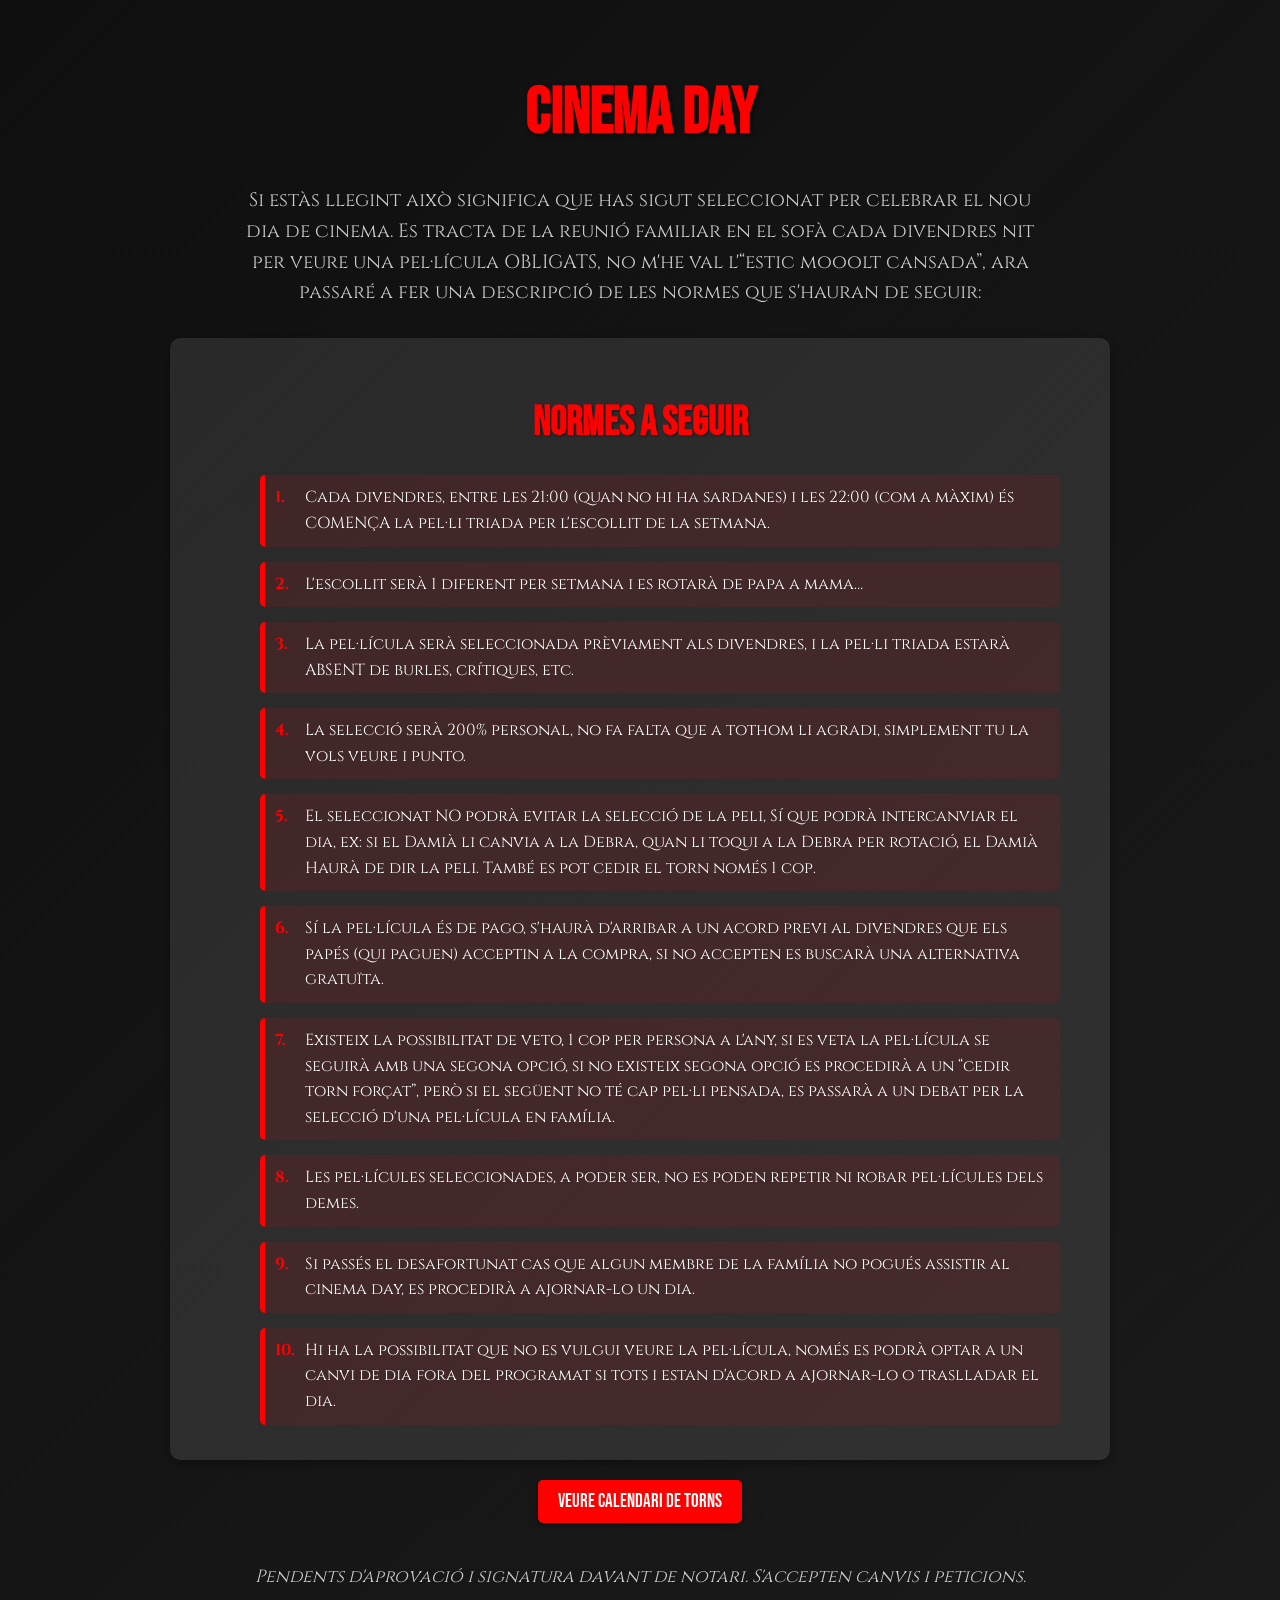
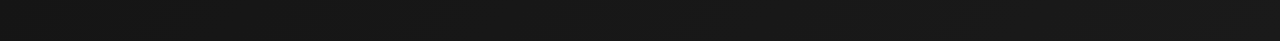
<file: index.html>
<!DOCTYPE html>
<html lang="ca">
<head>
    <meta charset="UTF-8">
    <meta name="viewport" content="width=device-width, initial-scale=1.0">
    <title>CINEMA DAY</title>
    <link rel="stylesheet" href="style.css">
</head>
<body>
    <h1>CINEMA DAY</h1>
    <p>Si estàs llegint això significa que has sigut seleccionat per celebrar el nou dia de cinema.
Es tracta de la reunió familiar en el sofà cada divendres nit per veure una pel·lícula
OBLIGATS, no m'he val l'“estic mooolt cansada”, ara passaré a fer una descripció de les
normes que s'hauran de seguir:</p>
    <div id="normes-container">
        <h2>NORMES a SEGUIR</h2>
        <ol id="normes">
            <li>Cada divendres, entre les 21:00 (quan no hi ha sardanes) i les 22:00 (com a
màxim) és COMENÇA la pel·li triada per l'escollit de la setmana.</li>
            <li>L'escollit serà 1 diferent per setmana i es rotarà de papa a mama…</li>
            <li>La pel·lícula serà seleccionada prèviament als divendres, i la pel·li triada estarà
ABSENT de burles, crítiques, etc.</li>
            <li>La selecció serà 200% personal, no fa falta que a tothom li agradi, simplement tu la
vols veure i punto.</li>
            <li>El seleccionat NO podrà evitar la selecció de la peli, Sí que podrà intercanviar el dia,
ex: si el Damià li canvia a la Debra, quan li toqui a la Debra per rotació, el Damià
Haurà de dir la peli. També es pot cedir el torn només 1 cop.</li>
            <li>Sí la pel·lícula és de pago, s'haurà d'arribar a un acord previ al divendres que els
papés (qui paguen) acceptin a la compra, si no accepten es buscarà una alternativa
gratuïta.</li>
            <li>Existeix la possibilitat de veto, 1 cop per persona a l'any, si es veta la pel·lícula se
seguirà amb una segona opció, si no existeix segona opció es procedirà a un “cedir
torn forçat”, però si el següent no té cap pel·li pensada, es passarà a un debat per la
selecció d'una pel·lícula en família.</li>
            <li>Les pel·lícules seleccionades, a poder ser, no es poden repetir ni robar pel·lícules dels
demes.</li>
            <li>Si passés el desafortunat cas que algun membre de la família no pogués assistir al
cinema day, es procedirà a ajornar-lo un dia.</li>
            <li>Hi ha la possibilitat que no es vulgui veure la pel·lícula, només es podrà optar a un
canvi de dia fora del programat si tots i estan d'acord a ajornar-lo o traslladar el
dia.</li>
        </ol>
    </div>
    <button id="calendar-button" onclick="window.location.href='calendar.html'">Veure Calendari de Torns</button>
    <div id="conclusió">
        <p>Pendents d'aprovació i signatura davant de notari.
            S'accepten canvis i peticions.</p>
    </div>
</body>
</html>
</file>
<file: style.css>
@import url('https://fonts.googleapis.com/css2?family=Bebas+Neue&family=Cinzel:wght@400;700&display=swap');

body {
    font-family: 'Cinzel', serif;
    background: linear-gradient(135deg, #0f0f0f, #1a1a1a);
    color: #ffffff;
    margin: 0;
    padding: 20px;
    line-height: 1.6;
    text-align: center;
}

h1 {
    font-family: 'Bebas Neue', cursive;
    font-size: 4em;
    color: #ff0000;
    text-shadow: 2px 2px 4px rgba(0,0,0,0.5);
    margin-bottom: 20px;
}

p {
    font-size: 1.2em;
    max-width: 800px;
    margin: 0 auto 30px;
    color: #cccccc;
}

#normes-container {
    background: rgba(255, 255, 255, 0.1);
    border-radius: 10px;
    padding: 20px;
    max-width: 900px;
    margin: 0 auto;
    box-shadow: 0 4px 8px rgba(0,0,0,0.3);
}

h2 {
    font-family: 'Bebas Neue', cursive;
    font-size: 2.5em;
    color: #ff0000;
    text-shadow: 1px 1px 2px rgba(0,0,0,0.5);
    margin-bottom: 20px;
}

#normes {
    text-align: left;
    max-width: 800px;
    margin: 0 auto;
    list-style-type: none;
    counter-reset: norma-counter;
}

#normes li {
    counter-increment: norma-counter;
    margin-bottom: 15px;
    padding: 10px;
    background: rgba(255, 0, 0, 0.1);
    border-left: 5px solid #ff0000;
    border-radius: 5px;
    position: relative;
    padding-left: 40px;
}

#normes li::before {
    content: counter(norma-counter) ". ";
    font-weight: bold;
    color: #ff0000;
    position: absolute;
    left: 10px;
    top: 10px;
}

#conclusió {
    margin-top: 40px;
    font-style: italic;
    color: #aaaaaa;
}

#conclusió p {
    font-size: 1.1em;
}

button {
    background: #ff0000;
    color: #ffffff;
    border: none;
    padding: 10px 20px;
    font-size: 1.2em;
    font-family: 'Bebas Neue', cursive;
    border-radius: 5px;
    cursor: pointer;
    margin: 20px auto;
    display: block;
    box-shadow: 0 2px 4px rgba(0,0,0,0.3);
    transition: background 0.3s;
}

button:hover {
    background: #cc0000;
}

#calendar-table {
    width: 80%;
    margin: 20px auto;
    border-collapse: collapse;
    background: rgba(255, 255, 255, 0.1);
    border-radius: 10px;
    overflow: hidden;
    box-shadow: 0 4px 8px rgba(0,0,0,0.3);
}

#calendar-table th, #calendar-table td {
    padding: 15px;
    text-align: center;
    border-bottom: 1px solid #ff0000;
}

#calendar-table th {
    background: #ff0000;
    color: #ffffff;
    font-family: 'Bebas Neue', cursive;
    font-size: 1.2em;
}

#calendar-table td {
    color: #cccccc;
}

#calendar-table tr:nth-child(even) {
    background: rgba(255, 255, 255, 0.05);
}

#calendar-table input {
    background: rgba(255, 255, 255, 0.2);
    border: 1px solid #ff0000;
    color: #ffffff;
    padding: 5px;
    width: 100%;
    box-sizing: border-box;
    border-radius: 3px;
}

#calendar-table input::placeholder {
    color: #aaaaaa;
}

#calendar-table input:disabled {
    background: rgba(255, 255, 255, 0.3);
    color: #666666;
    cursor: not-allowed;
}
</file>
